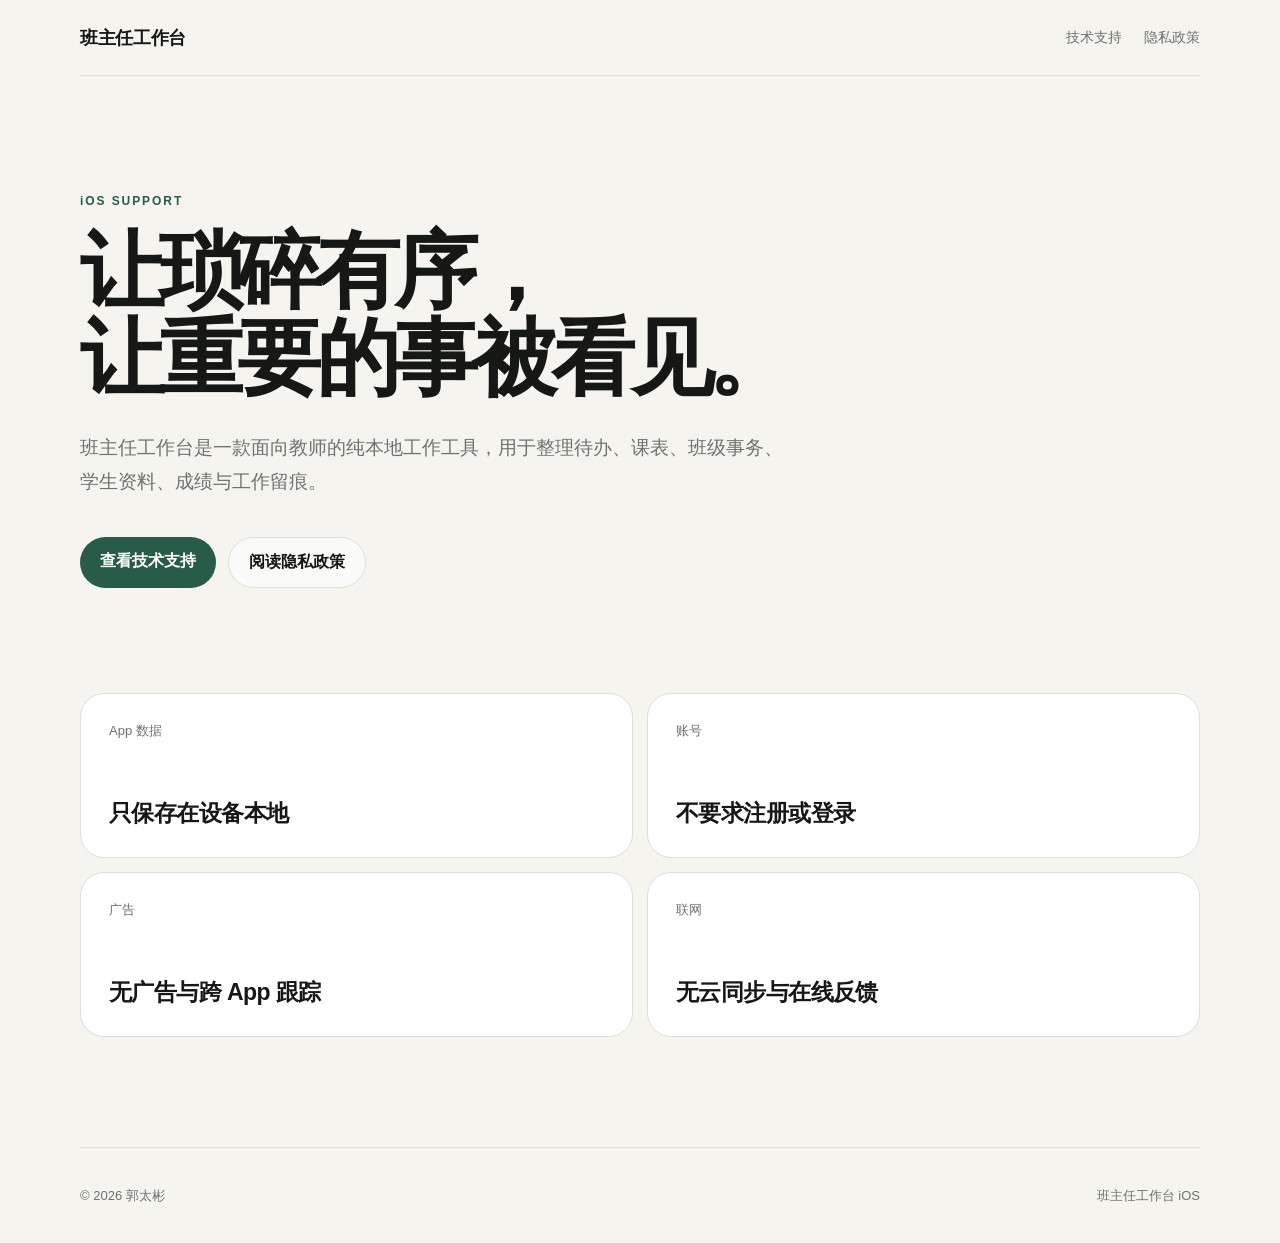
<file: index.html>
<!doctype html>
<html lang="zh-CN">
<head>
  <meta charset="utf-8">
  <meta name="viewport" content="width=device-width, initial-scale=1">
  <meta name="description" content="班主任工作台 iOS 版技术支持与隐私政策">
  <title>班主任工作台｜技术支持</title>
  <link rel="stylesheet" href="./styles.css">
</head>
<body>
  <header class="site-header">
    <a class="brand" href="./">班主任工作台</a>
    <nav aria-label="页面导航">
      <a href="./support/">技术支持</a>
      <a href="./privacy/">隐私政策</a>
    </nav>
  </header>

  <main>
    <section class="hero">
      <p class="eyebrow">iOS SUPPORT</p>
      <h1>让琐碎有序，<br>让重要的事被看见。</h1>
      <p class="lead">班主任工作台是一款面向教师的纯本地工作工具，用于整理待办、课表、班级事务、学生资料、成绩与工作留痕。</p>
      <div class="actions">
        <a class="button primary" href="./support/">查看技术支持</a>
        <a class="button secondary" href="./privacy/">阅读隐私政策</a>
      </div>
    </section>

    <section class="fact-grid" aria-label="产品原则">
      <article><span>App 数据</span><strong>只保存在设备本地</strong></article>
      <article><span>账号</span><strong>不要求注册或登录</strong></article>
      <article><span>广告</span><strong>无广告与跨 App 跟踪</strong></article>
      <article><span>联网</span><strong>无云同步与在线反馈</strong></article>
    </section>
  </main>

  <footer>
    <span>© 2026 郭太彬</span>
    <span>班主任工作台 iOS</span>
  </footer>
</body>
</html>
</file>
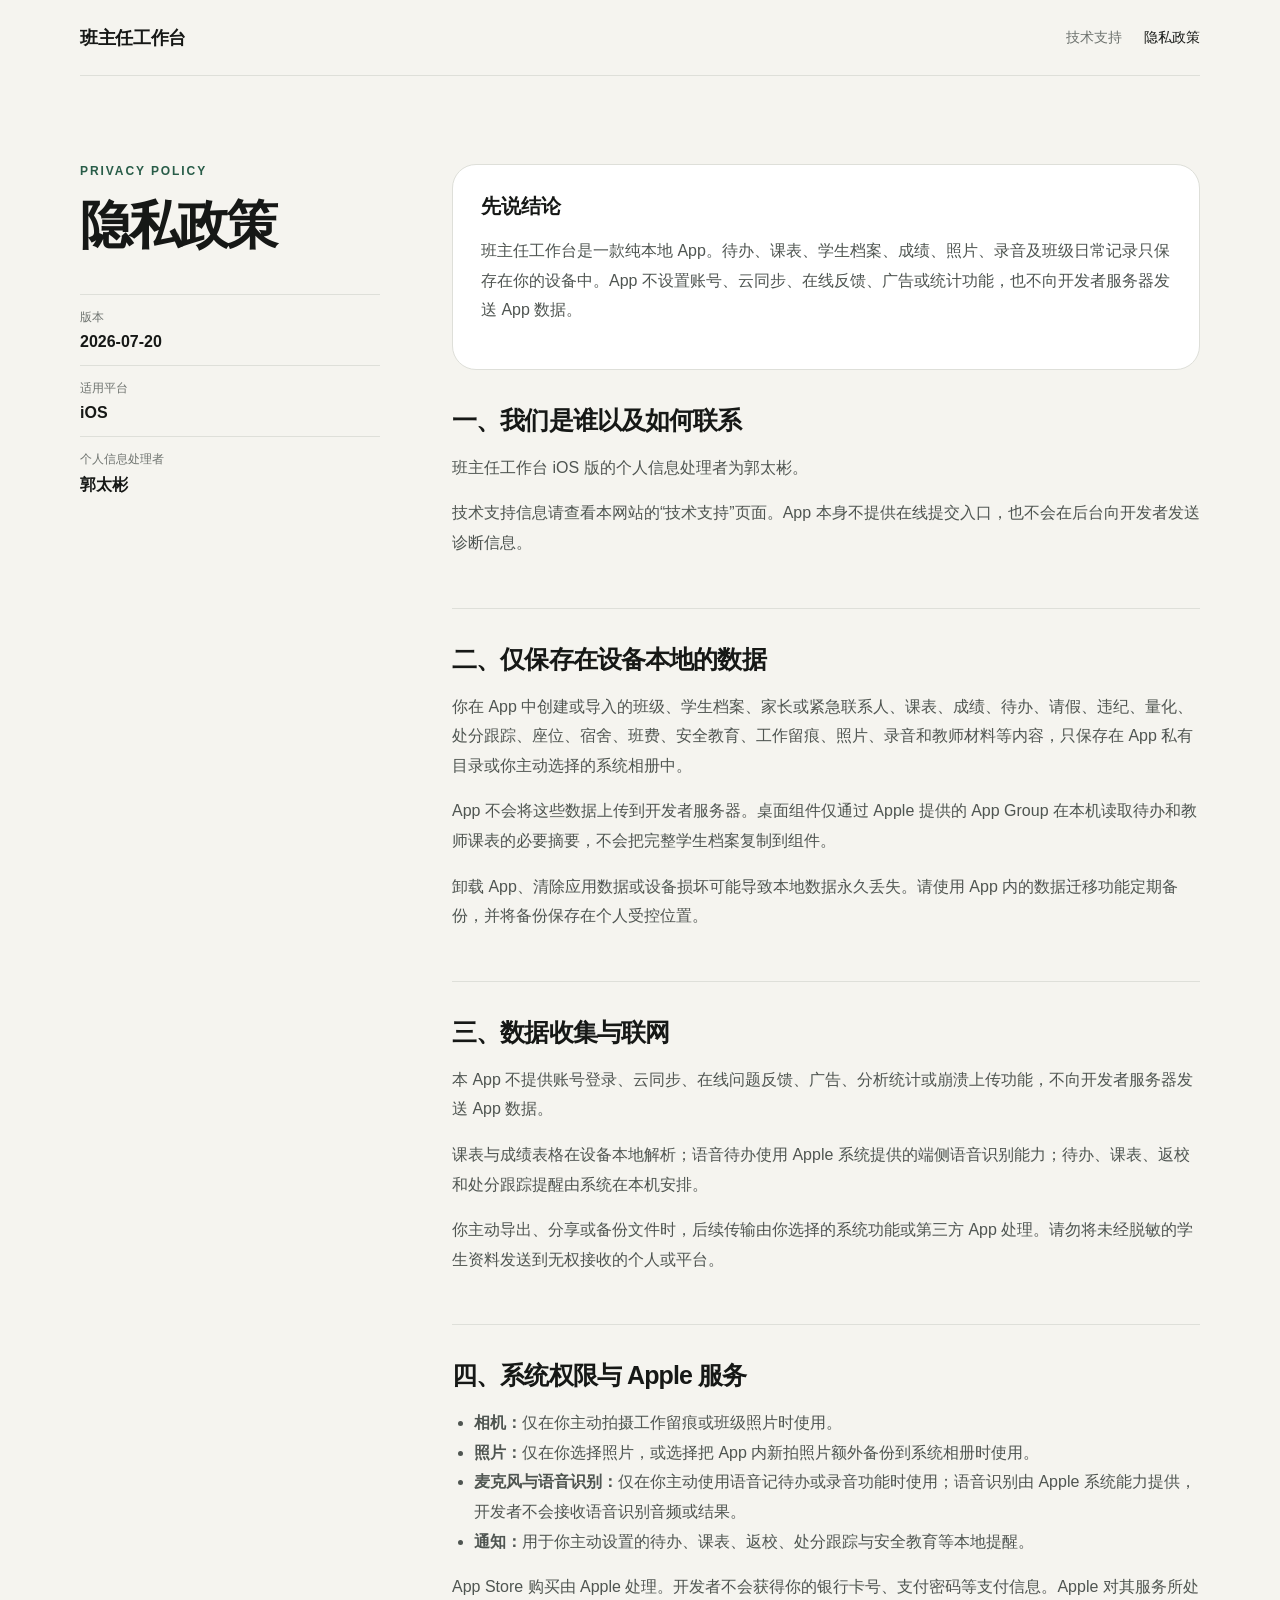
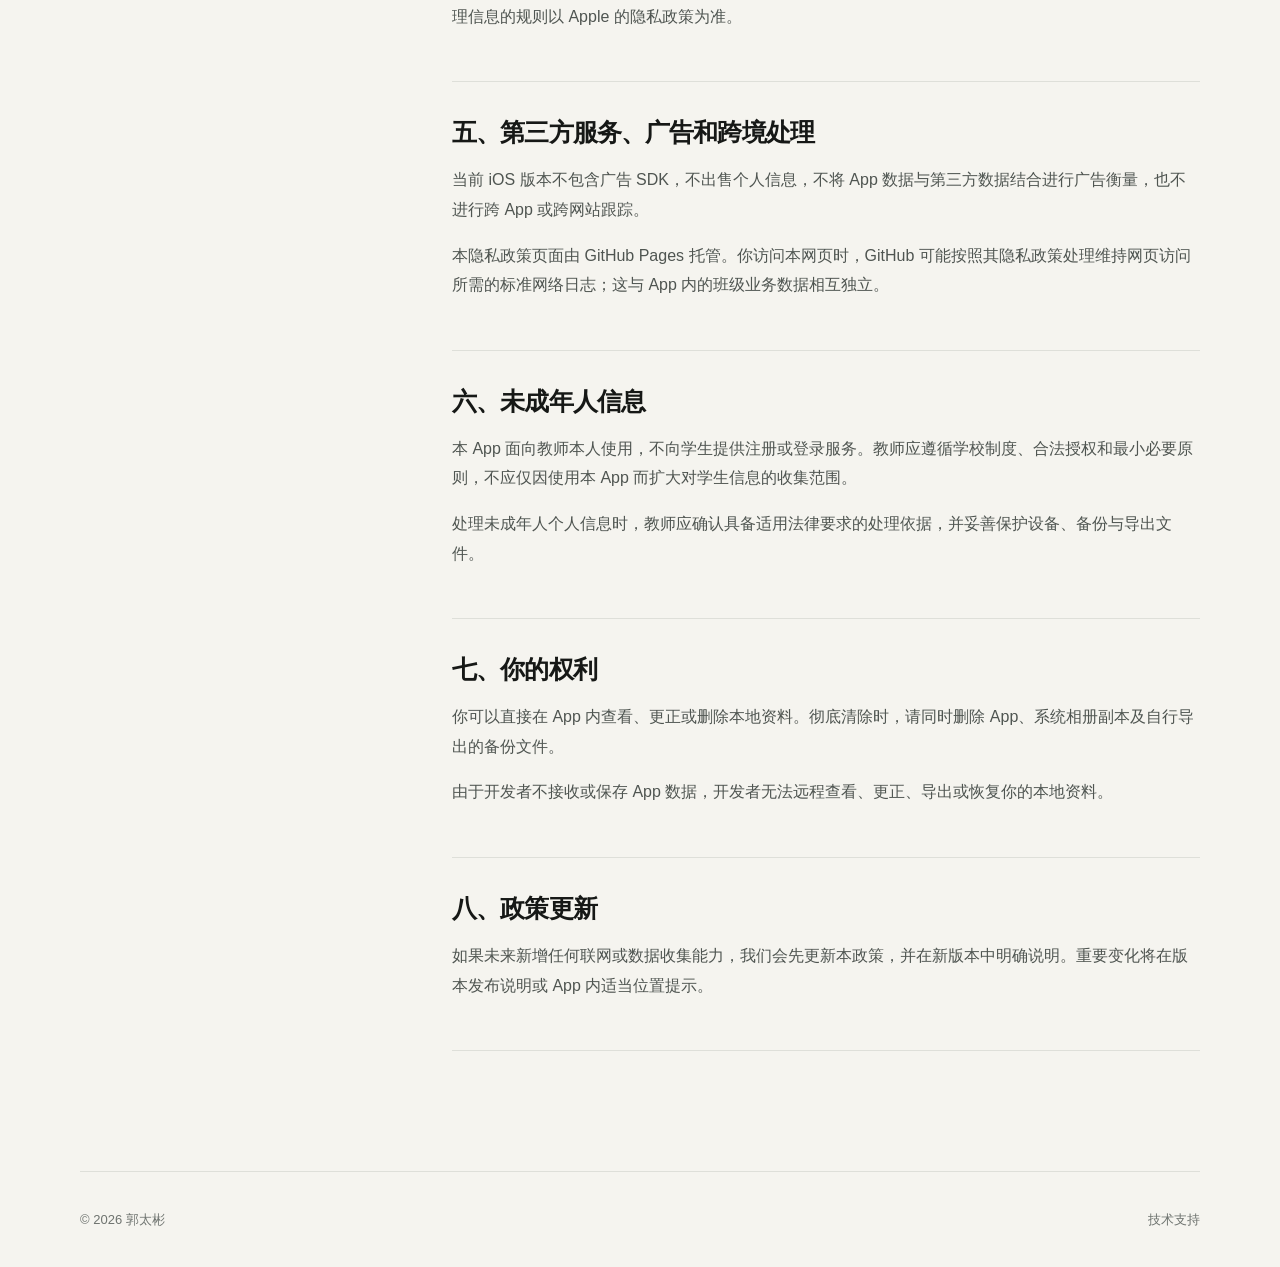
<file: privacy/index.html>
<!doctype html>
<html lang="zh-CN">
<head>
  <meta charset="utf-8">
  <meta name="viewport" content="width=device-width, initial-scale=1">
  <meta name="description" content="班主任工作台 iOS 版隐私政策">
  <title>隐私政策｜班主任工作台</title>
  <link rel="stylesheet" href="../styles.css">
</head>
<body>
  <header class="site-header">
    <a class="brand" href="../">班主任工作台</a>
    <nav aria-label="页面导航">
      <a href="../support/">技术支持</a>
      <a aria-current="page" href="./">隐私政策</a>
    </nav>
  </header>

  <main class="policy-layout">
    <aside class="policy-meta">
      <p class="eyebrow">PRIVACY POLICY</p>
      <h1>隐私政策</h1>
      <dl>
        <div><dt>版本</dt><dd>2026-07-20</dd></div>
        <div><dt>适用平台</dt><dd>iOS</dd></div>
        <div><dt>个人信息处理者</dt><dd>郭太彬</dd></div>
      </dl>
    </aside>

    <article class="policy-content">
      <section class="summary">
        <strong>先说结论</strong>
        <p>班主任工作台是一款纯本地 App。待办、课表、学生档案、成绩、照片、录音及班级日常记录只保存在你的设备中。App 不设置账号、云同步、在线反馈、广告或统计功能，也不向开发者服务器发送 App 数据。</p>
      </section>

      <section>
        <h2>一、我们是谁以及如何联系</h2>
        <p>班主任工作台 iOS 版的个人信息处理者为郭太彬。</p>
        <p>技术支持信息请查看本网站的“技术支持”页面。App 本身不提供在线提交入口，也不会在后台向开发者发送诊断信息。</p>
      </section>

      <section>
        <h2>二、仅保存在设备本地的数据</h2>
        <p>你在 App 中创建或导入的班级、学生档案、家长或紧急联系人、课表、成绩、待办、请假、违纪、量化、处分跟踪、座位、宿舍、班费、安全教育、工作留痕、照片、录音和教师材料等内容，只保存在 App 私有目录或你主动选择的系统相册中。</p>
        <p>App 不会将这些数据上传到开发者服务器。桌面组件仅通过 Apple 提供的 App Group 在本机读取待办和教师课表的必要摘要，不会把完整学生档案复制到组件。</p>
        <p>卸载 App、清除应用数据或设备损坏可能导致本地数据永久丢失。请使用 App 内的数据迁移功能定期备份，并将备份保存在个人受控位置。</p>
      </section>

      <section>
        <h2>三、数据收集与联网</h2>
        <p>本 App 不提供账号登录、云同步、在线问题反馈、广告、分析统计或崩溃上传功能，不向开发者服务器发送 App 数据。</p>
        <p>课表与成绩表格在设备本地解析；语音待办使用 Apple 系统提供的端侧语音识别能力；待办、课表、返校和处分跟踪提醒由系统在本机安排。</p>
        <p>你主动导出、分享或备份文件时，后续传输由你选择的系统功能或第三方 App 处理。请勿将未经脱敏的学生资料发送到无权接收的个人或平台。</p>
      </section>

      <section>
        <h2>四、系统权限与 Apple 服务</h2>
        <ul>
          <li><strong>相机：</strong>仅在你主动拍摄工作留痕或班级照片时使用。</li>
          <li><strong>照片：</strong>仅在你选择照片，或选择把 App 内新拍照片额外备份到系统相册时使用。</li>
          <li><strong>麦克风与语音识别：</strong>仅在你主动使用语音记待办或录音功能时使用；语音识别由 Apple 系统能力提供，开发者不会接收语音识别音频或结果。</li>
          <li><strong>通知：</strong>用于你主动设置的待办、课表、返校、处分跟踪与安全教育等本地提醒。</li>
        </ul>
        <p>App Store 购买由 Apple 处理。开发者不会获得你的银行卡号、支付密码等支付信息。Apple 对其服务所处理信息的规则以 Apple 的隐私政策为准。</p>
      </section>

      <section>
        <h2>五、第三方服务、广告和跨境处理</h2>
        <p>当前 iOS 版本不包含广告 SDK，不出售个人信息，不将 App 数据与第三方数据结合进行广告衡量，也不进行跨 App 或跨网站跟踪。</p>
        <p>本隐私政策页面由 GitHub Pages 托管。你访问本网页时，GitHub 可能按照其隐私政策处理维持网页访问所需的标准网络日志；这与 App 内的班级业务数据相互独立。</p>
      </section>

      <section>
        <h2>六、未成年人信息</h2>
        <p>本 App 面向教师本人使用，不向学生提供注册或登录服务。教师应遵循学校制度、合法授权和最小必要原则，不应仅因使用本 App 而扩大对学生信息的收集范围。</p>
        <p>处理未成年人个人信息时，教师应确认具备适用法律要求的处理依据，并妥善保护设备、备份与导出文件。</p>
      </section>

      <section>
        <h2>七、你的权利</h2>
        <p>你可以直接在 App 内查看、更正或删除本地资料。彻底清除时，请同时删除 App、系统相册副本及自行导出的备份文件。</p>
        <p>由于开发者不接收或保存 App 数据，开发者无法远程查看、更正、导出或恢复你的本地资料。</p>
      </section>

      <section>
        <h2>八、政策更新</h2>
        <p>如果未来新增任何联网或数据收集能力，我们会先更新本政策，并在新版本中明确说明。重要变化将在版本发布说明或 App 内适当位置提示。</p>
      </section>
    </article>
  </main>

  <footer>
    <span>© 2026 郭太彬</span>
    <a href="../support/">技术支持</a>
  </footer>
</body>
</html>
</file>
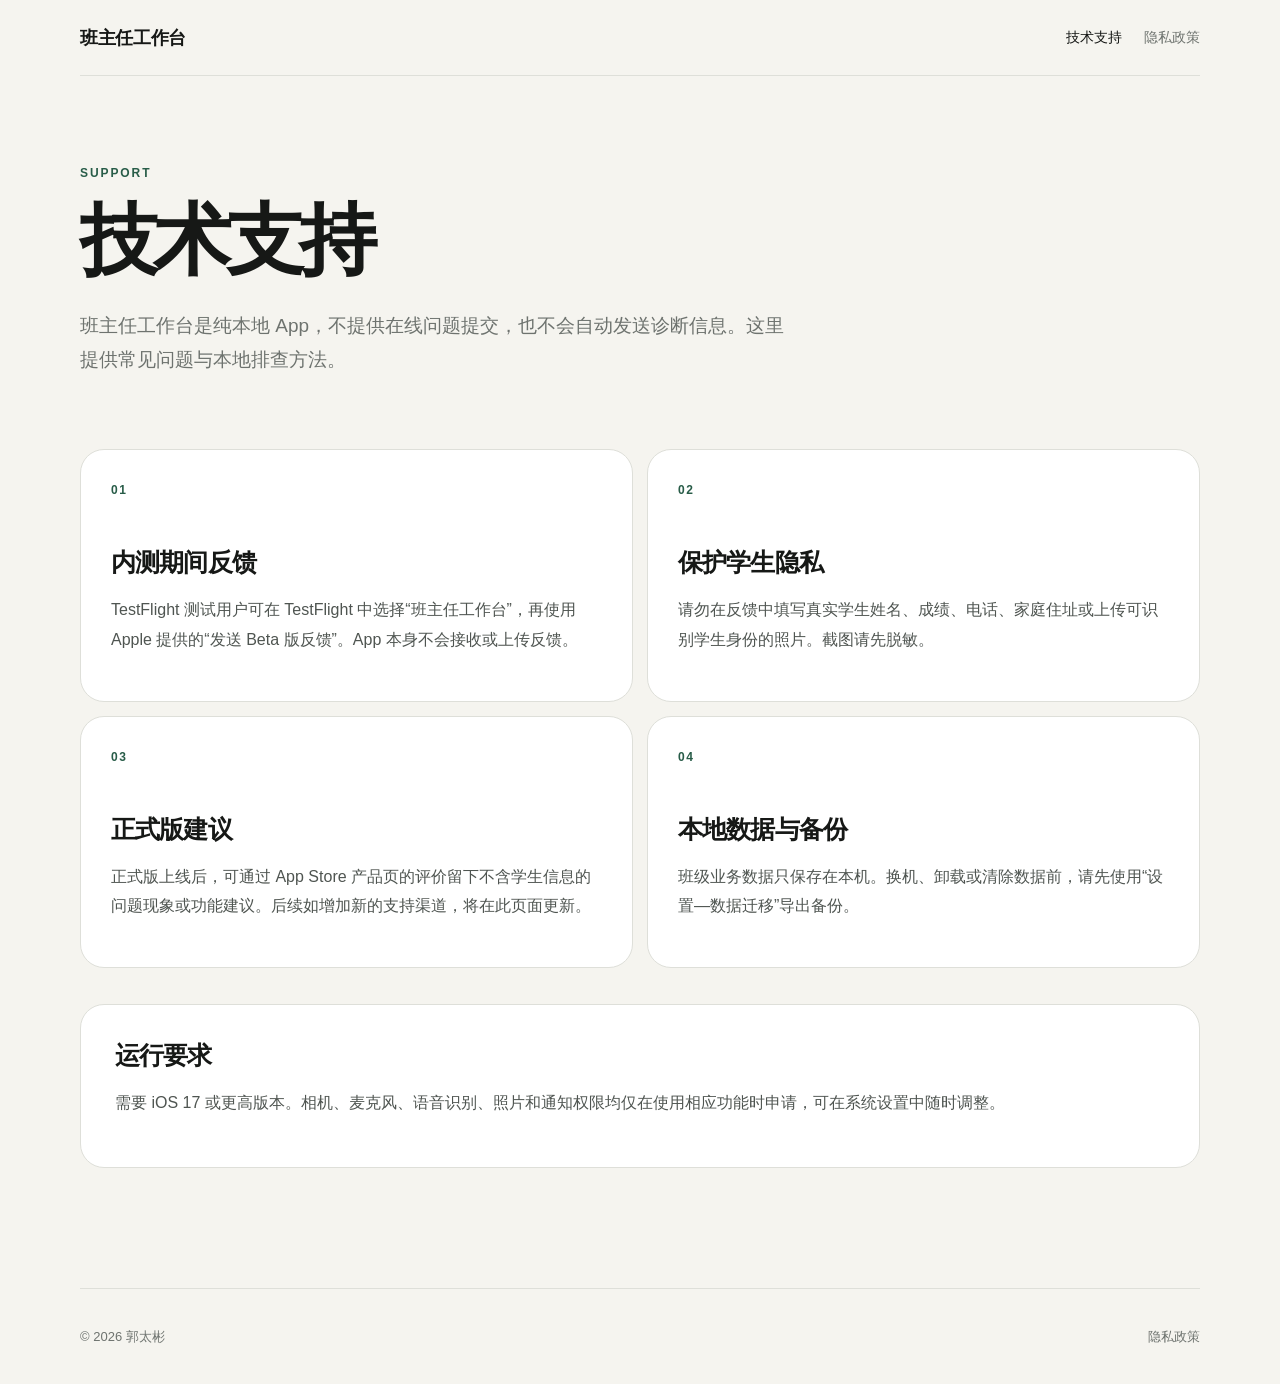
<file: support/index.html>
<!doctype html>
<html lang="zh-CN">
<head>
  <meta charset="utf-8">
  <meta name="viewport" content="width=device-width, initial-scale=1">
  <meta name="description" content="班主任工作台 iOS 版技术支持">
  <title>技术支持｜班主任工作台</title>
  <link rel="stylesheet" href="../styles.css">
</head>
<body>
  <header class="site-header">
    <a class="brand" href="../">班主任工作台</a>
    <nav aria-label="页面导航">
      <a aria-current="page" href="./">技术支持</a>
      <a href="../privacy/">隐私政策</a>
    </nav>
  </header>

  <main class="support-page">
    <section class="support-hero">
      <p class="eyebrow">SUPPORT</p>
      <h1>技术支持</h1>
      <p class="lead">班主任工作台是纯本地 App，不提供在线问题提交，也不会自动发送诊断信息。这里提供常见问题与本地排查方法。</p>
    </section>

    <section class="support-grid">
      <article>
        <span>01</span>
        <h2>内测期间反馈</h2>
        <p>TestFlight 测试用户可在 TestFlight 中选择“班主任工作台”，再使用 Apple 提供的“发送 Beta 版反馈”。App 本身不会接收或上传反馈。</p>
      </article>
      <article>
        <span>02</span>
        <h2>保护学生隐私</h2>
        <p>请勿在反馈中填写真实学生姓名、成绩、电话、家庭住址或上传可识别学生身份的照片。截图请先脱敏。</p>
      </article>
      <article>
        <span>03</span>
        <h2>正式版建议</h2>
        <p>正式版上线后，可通过 App Store 产品页的评价留下不含学生信息的问题现象或功能建议。后续如增加新的支持渠道，将在此页面更新。</p>
      </article>
      <article>
        <span>04</span>
        <h2>本地数据与备份</h2>
        <p>班级业务数据只保存在本机。换机、卸载或清除数据前，请先使用“设置—数据迁移”导出备份。</p>
      </article>
    </section>

    <section class="requirements">
      <h2>运行要求</h2>
      <p>需要 iOS 17 或更高版本。相机、麦克风、语音识别、照片和通知权限均仅在使用相应功能时申请，可在系统设置中随时调整。</p>
    </section>
  </main>

  <footer>
    <span>© 2026 郭太彬</span>
    <a href="../privacy/">隐私政策</a>
  </footer>
</body>
</html>
</file>
<file: styles.css>
:root {
  color-scheme: light;
  --ink: #161816;
  --muted: #6e736f;
  --paper: #f5f4ef;
  --card: #ffffff;
  --line: #dedfd9;
  --green: #285c48;
  --green-soft: #dceae3;
  font-family: -apple-system, BlinkMacSystemFont, "SF Pro Text", "PingFang SC", "Helvetica Neue", sans-serif;
}

* { box-sizing: border-box; }
html { scroll-behavior: smooth; }
body { margin: 0; color: var(--ink); background: var(--paper); }
a { color: inherit; }

.site-header,
footer {
  width: min(1120px, calc(100% - 40px));
  margin: 0 auto;
  display: flex;
  align-items: center;
  justify-content: space-between;
}
.site-header { min-height: 76px; border-bottom: 1px solid var(--line); }
.brand { font-size: 18px; font-weight: 720; text-decoration: none; letter-spacing: -.02em; }
nav { display: flex; gap: 22px; }
nav a { color: var(--muted); font-size: 14px; text-decoration: none; }
nav a[aria-current="page"], nav a:hover { color: var(--ink); }

main { width: min(1120px, calc(100% - 40px)); margin: 0 auto; }
.hero { padding: 118px 0 105px; max-width: 850px; }
.eyebrow { margin: 0 0 20px; color: var(--green); font-size: 12px; font-weight: 760; letter-spacing: .16em; }
h1 { margin: 0; font-size: clamp(48px, 7vw, 84px); line-height: 1.04; letter-spacing: -.065em; }
.lead { max-width: 720px; margin: 28px 0 0; color: var(--muted); font-size: 19px; line-height: 1.8; }
.actions { display: flex; flex-wrap: wrap; gap: 12px; margin-top: 38px; }
.button { padding: 14px 20px; border-radius: 999px; text-decoration: none; font-weight: 650; }
.button.primary { color: #fff; background: var(--green); }
.button.secondary { border: 1px solid var(--line); background: rgba(255,255,255,.56); }

.fact-grid,
.support-grid { display: grid; grid-template-columns: repeat(2, 1fr); gap: 14px; padding-bottom: 110px; }
.fact-grid article,
.support-grid article,
.requirements,
.summary { border: 1px solid var(--line); border-radius: 24px; background: var(--card); }
.fact-grid article { min-height: 165px; padding: 28px; display: flex; flex-direction: column; justify-content: space-between; }
.fact-grid span { color: var(--muted); font-size: 13px; }
.fact-grid strong { font-size: 23px; letter-spacing: -.025em; }

.policy-layout { display: grid; grid-template-columns: 300px minmax(0, 1fr); gap: 72px; padding: 88px 0 120px; }
.policy-meta { position: sticky; top: 24px; align-self: start; }
.policy-meta h1 { font-size: 52px; }
.policy-meta dl { margin: 42px 0 0; }
.policy-meta dl div { padding: 14px 0; border-top: 1px solid var(--line); }
.policy-meta dt { color: var(--muted); font-size: 12px; }
.policy-meta dd { margin: 7px 0 0; font-weight: 650; }
.policy-content { min-width: 0; }
.policy-content section { padding: 34px 0; border-bottom: 1px solid var(--line); }
.policy-content .summary { padding: 28px; border-bottom: 1px solid var(--line); }
.summary strong { font-size: 20px; }
.policy-content h2,
.support-grid h2,
.requirements h2 { margin: 0 0 16px; font-size: 25px; letter-spacing: -.035em; }
.policy-content p,
.policy-content li,
.support-grid p,
.requirements p { color: #4f5551; font-size: 16px; line-height: 1.85; }
.policy-content ul { padding-left: 22px; }

.support-page { padding: 90px 0 120px; }
.support-hero { max-width: 800px; padding-bottom: 72px; }
.support-hero h1 { font-size: clamp(52px, 7vw, 78px); }
.support-grid { padding-bottom: 36px; }
.support-grid article { min-height: 250px; padding: 30px; }
.support-grid article > span { color: var(--green); font-size: 12px; font-weight: 750; letter-spacing: .14em; }
.support-grid h2 { margin-top: 48px; }
.requirements { padding: 34px; }

footer { min-height: 96px; color: var(--muted); border-top: 1px solid var(--line); font-size: 13px; }
footer a { text-decoration: none; }

@media (max-width: 760px) {
  .site-header, footer, main { width: min(100% - 28px, 1120px); }
  .site-header { min-height: 66px; }
  nav { gap: 14px; }
  .hero { padding: 78px 0 72px; }
  h1 { font-size: 48px; }
  .lead { font-size: 17px; }
  .fact-grid, .support-grid { grid-template-columns: 1fr; }
  .fact-grid { padding-bottom: 72px; }
  .policy-layout { grid-template-columns: 1fr; gap: 28px; padding-top: 60px; }
  .policy-meta { position: static; }
  .policy-meta h1 { font-size: 46px; }
  .policy-meta dl { margin-top: 28px; }
  .support-page { padding-top: 62px; }
}
</file>
